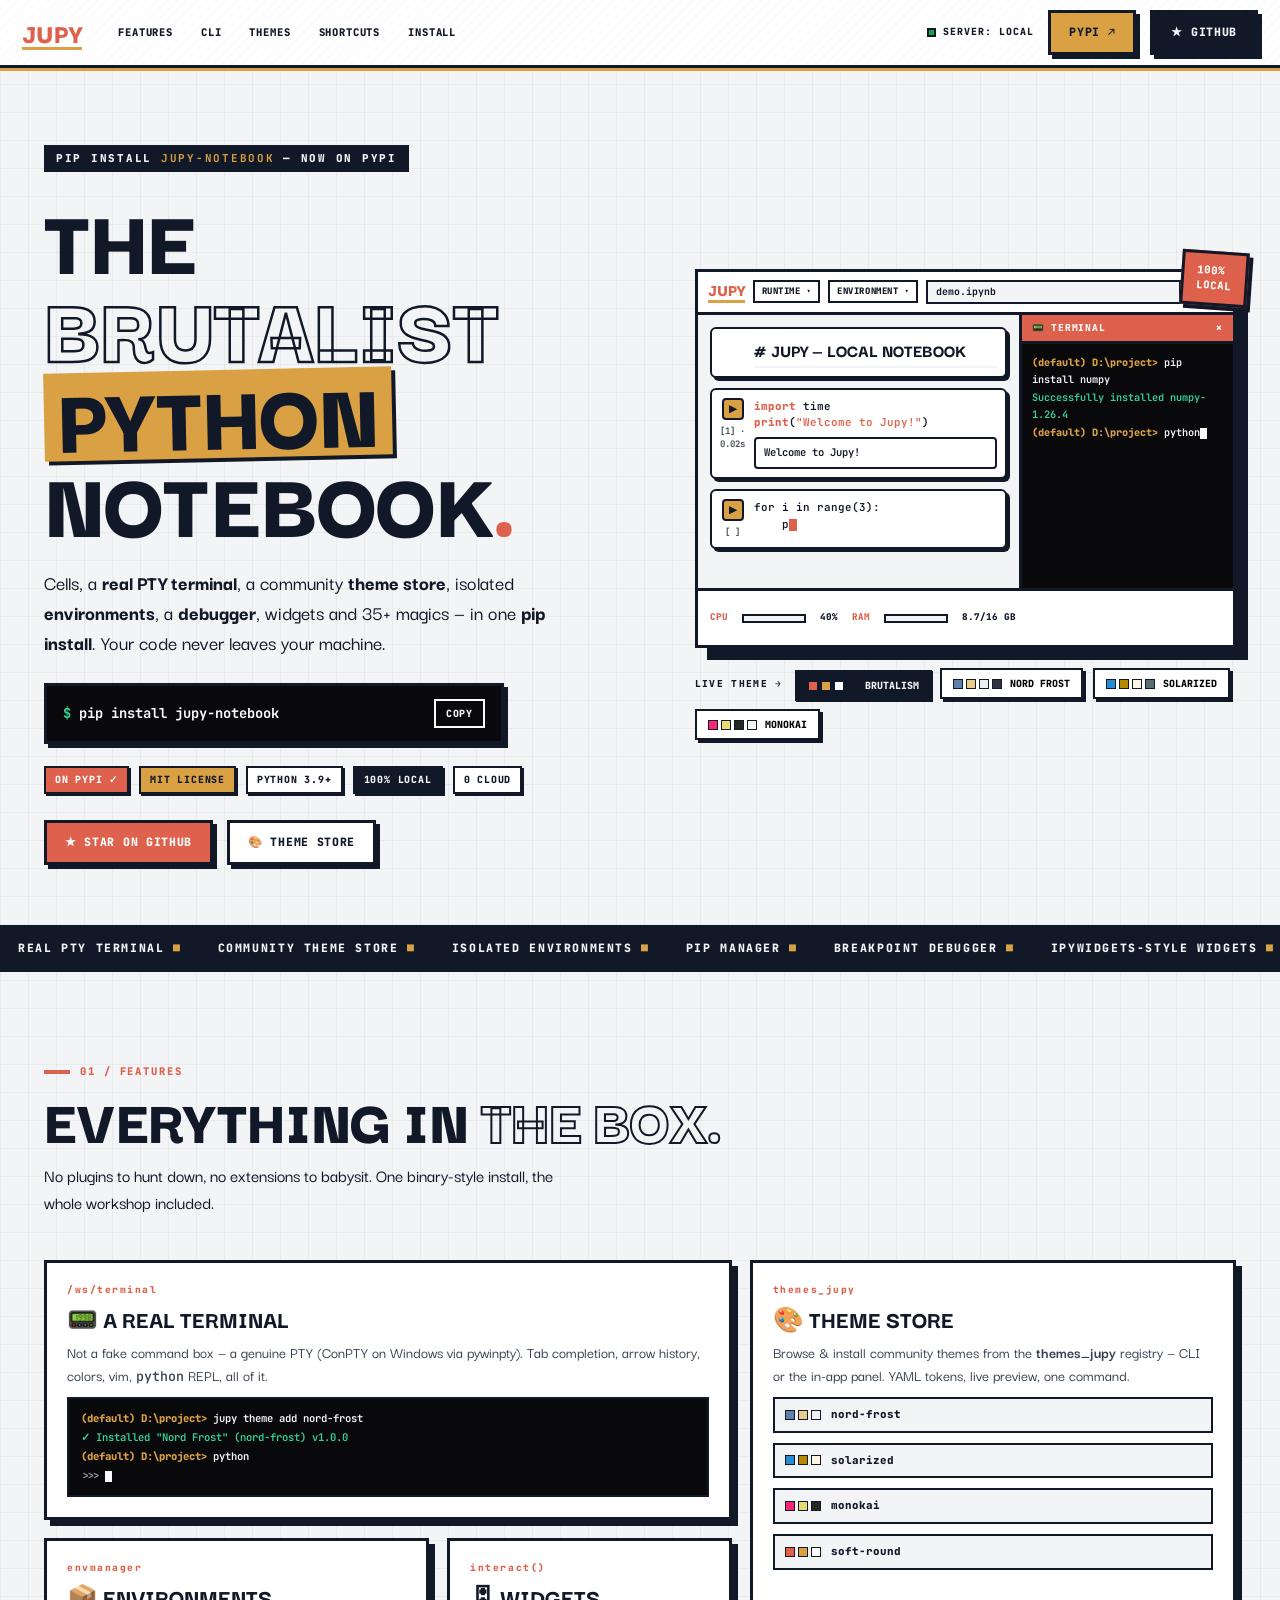
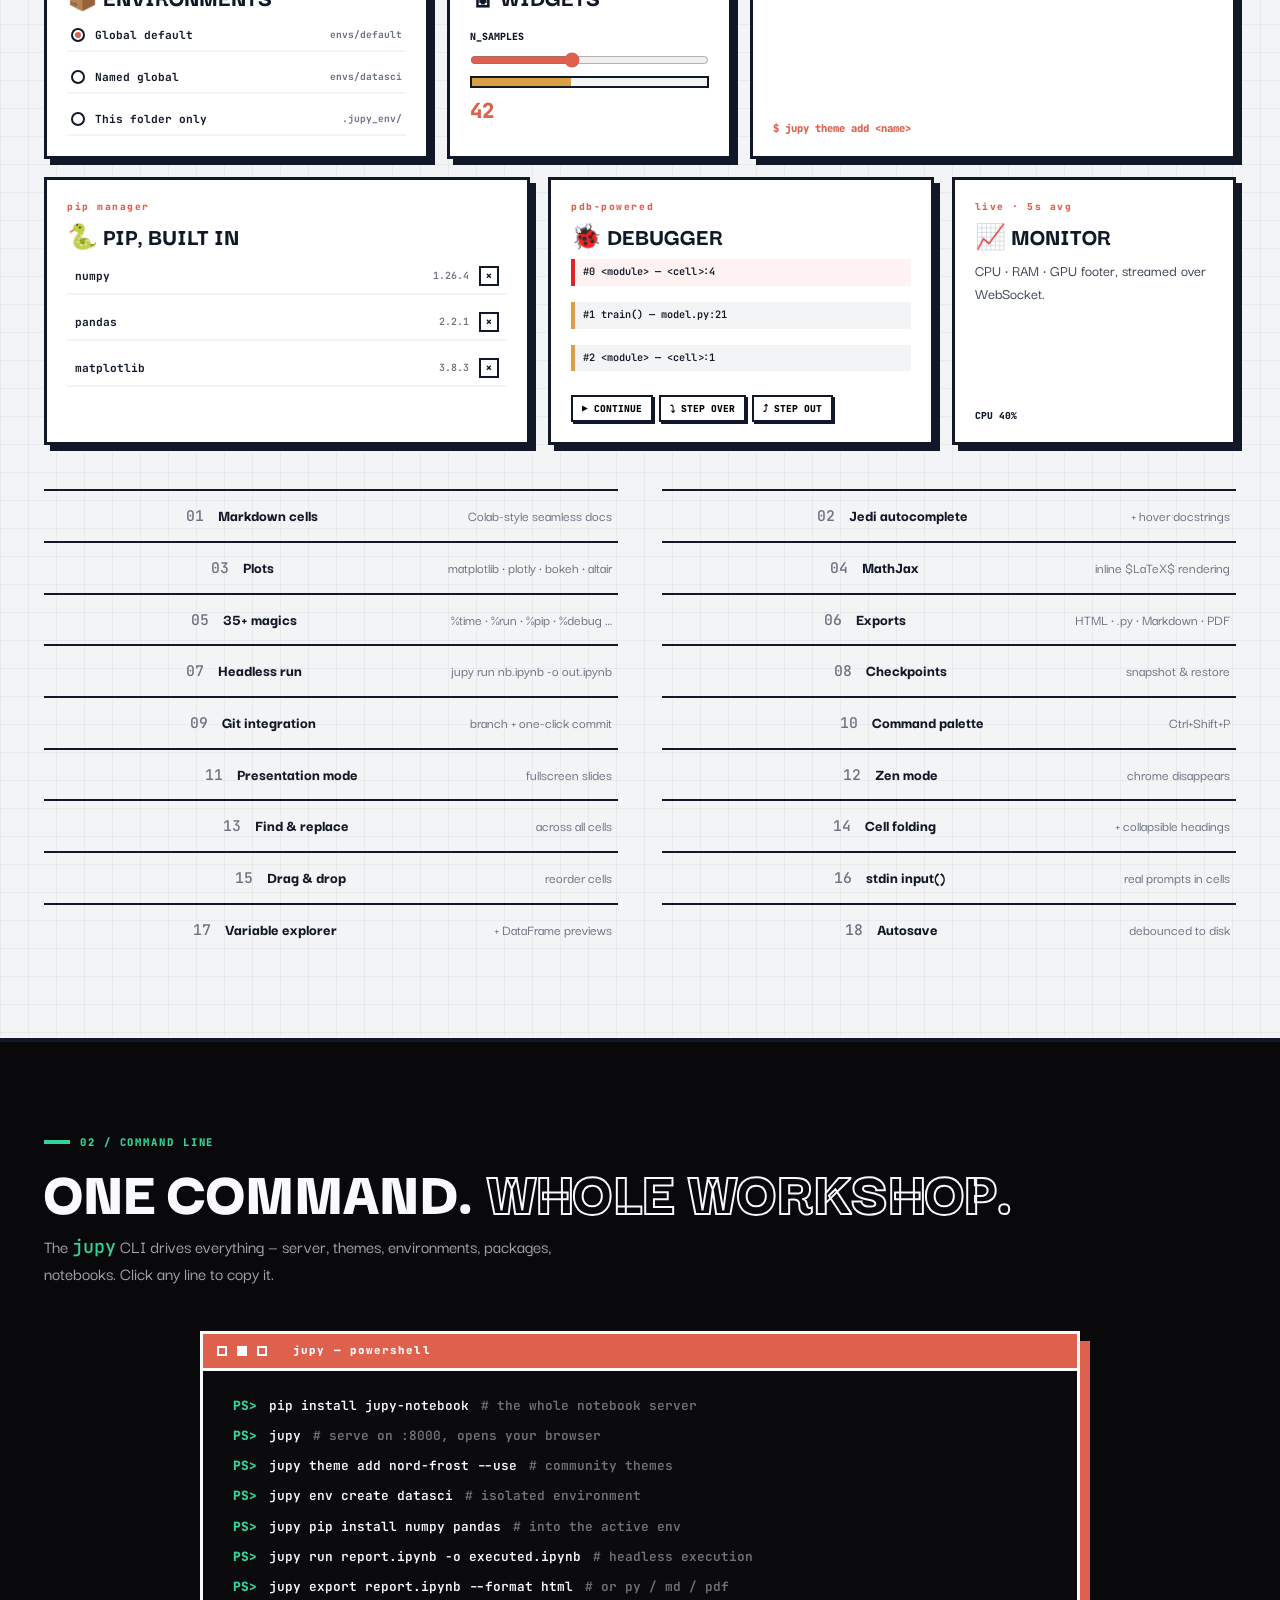
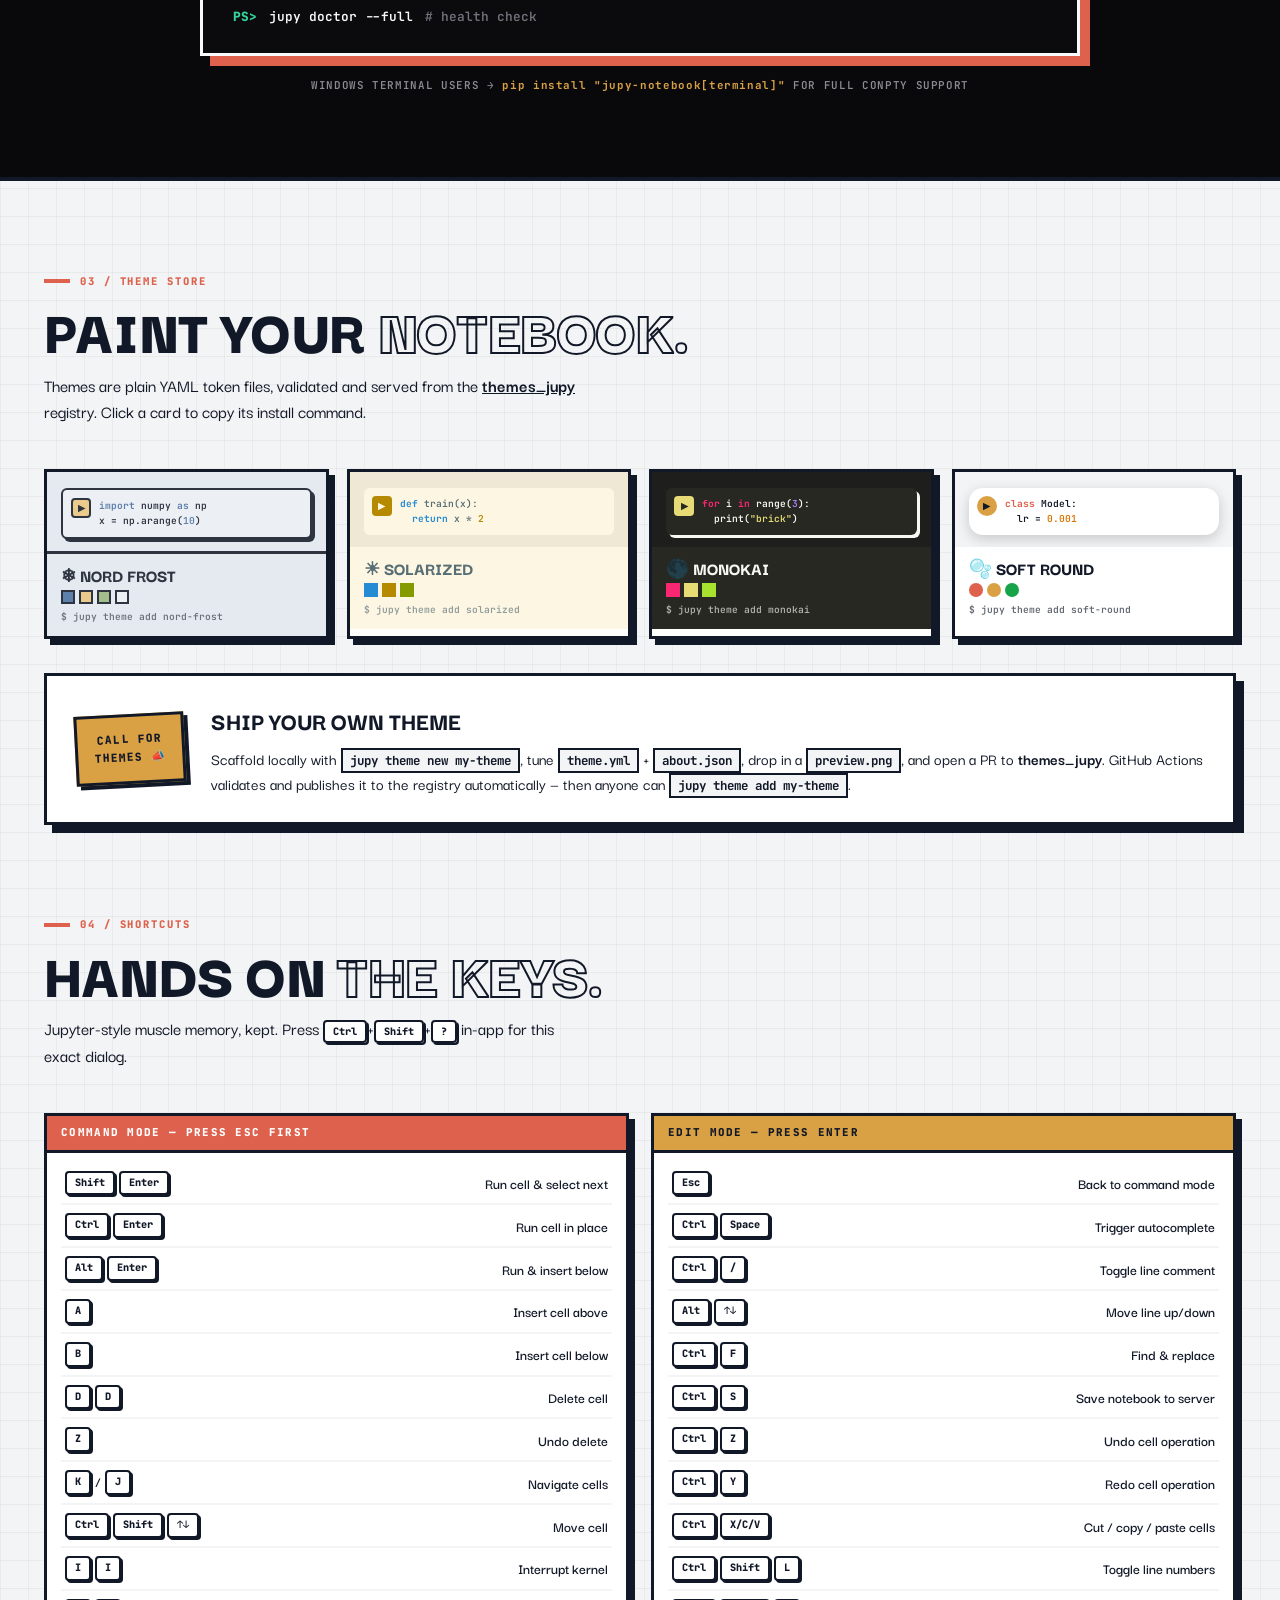
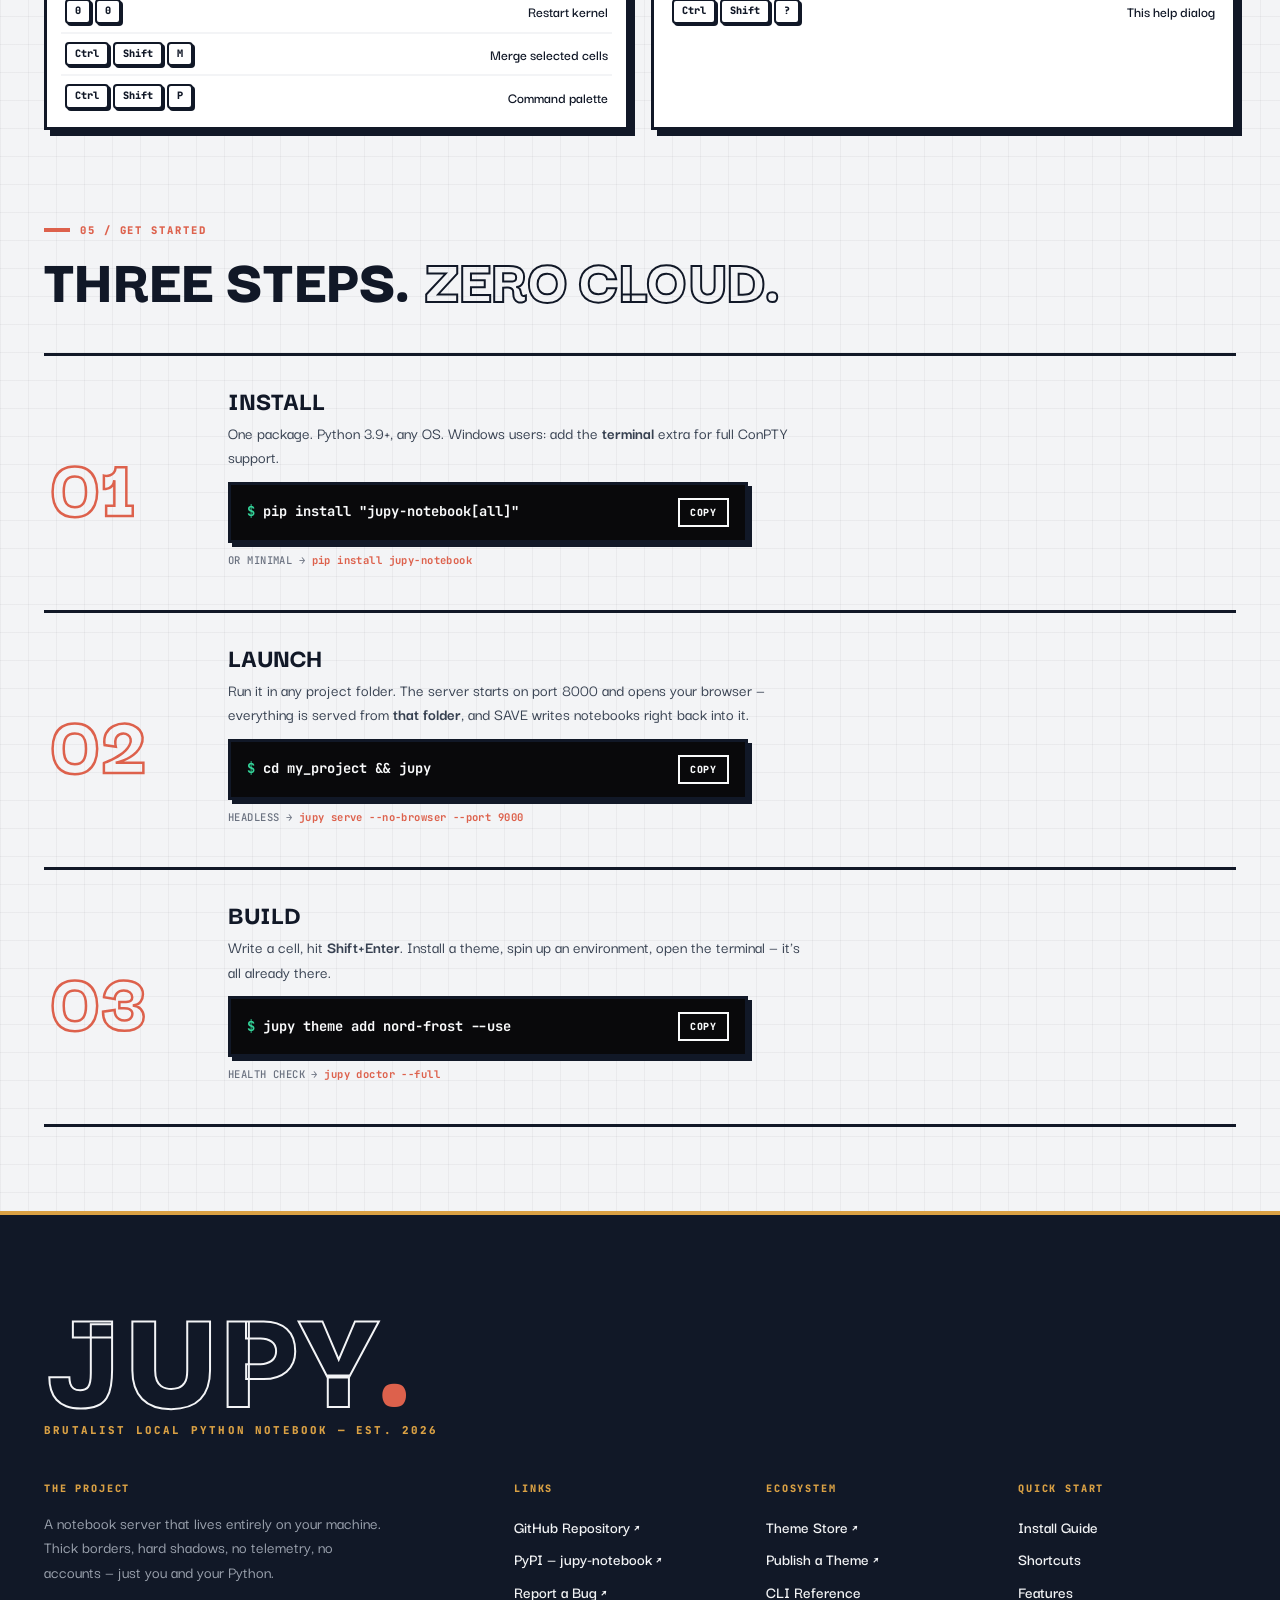
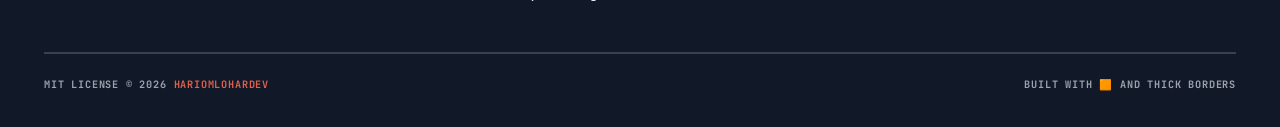
<file: docs/index.html>
<!DOCTYPE html>
<html lang="en">
<head>
<meta charset="UTF-8" />
<meta name="viewport" content="width=device-width, initial-scale=1.0" />
<title>Jupy — The Brutalist Local Python Notebook</title>
<meta name="description" content="Jupy: a brutalist, 100% local Python notebook server with a real terminal, community theme store, environments, pip manager, debugger and widgets. One pip install." />
<link rel="icon" href="data:image/svg+xml,%3Csvg xmlns='http://www.w3.org/2000/svg' viewBox='0 0 32 32'%3E%3Crect width='32' height='32' fill='%23DD614C'/%3E%3Crect x='2' y='2' width='28' height='28' fill='none' stroke='%23111827' stroke-width='3'/%3E%3Ctext x='16' y='24' font-size='20' font-family='monospace' font-weight='bold' text-anchor='middle' fill='%23fff'%3EJ%3C/text%3E%3C/svg%3E" />
<link rel="preconnect" href="https://fonts.googleapis.com" />
<link rel="preconnect" href="https://fonts.gstatic.com" crossorigin />
<link href="https://fonts.googleapis.com/css2?family=Darker+Grotesque:wght@500;600;700;800;900&family=JetBrains+Mono:wght@400;500;700;800&display=swap" rel="stylesheet" />
<style>
/* ============================================================
   JUPY LANDING — Brutalism Design System
   ============================================================ */
:root{
  --primary:#DD614C; --secondary:#DAA144; --success:#16A34A; --warning:#D97706; --danger:#DC2626;
  --surface:#FFFFFF; --text:#111827; --well:#F3F4F6; --muted:#6B7280;
  --term-bg:#09090B; --term-fg:#F9FAFB; --term-accent:#34D399;
  --font-display:"Darker Grotesque",sans-serif;
  --font-mono:"JetBrains Mono",monospace;
  --sh-sm:2px 2px 0 var(--text); --sh:4px 4px 0 var(--text); --sh-lg:7px 7px 0 var(--text);
}
*{box-sizing:border-box;margin:0;padding:0}
html{scroll-behavior:smooth}
body{
  font-family:var(--font-display); font-size:1.05rem; font-weight:600; line-height:1.45;
  color:var(--text); background:var(--well);
  background-image:
    linear-gradient(rgba(17,24,39,.045) 1px, transparent 1px),
    linear-gradient(90deg, rgba(17,24,39,.045) 1px, transparent 1px);
  background-size:28px 28px;
}
::selection{background:var(--secondary);color:var(--text)}
a{color:inherit}
img{max-width:100%}
.wrap{max-width:1240px;margin:0 auto;padding:0 24px}
.mono{font-family:var(--font-mono)}

/* ---------- buttons / chips ---------- */
.btn{
  display:inline-flex;align-items:center;gap:8px;cursor:pointer;text-decoration:none;
  font-family:var(--font-mono);font-size:.72rem;font-weight:800;letter-spacing:.06em;
  border:3px solid var(--text);padding:11px 18px;background:var(--surface);color:var(--text);
  box-shadow:var(--sh);transition:transform .12s ease, box-shadow .12s ease, background .12s ease;
  user-select:none;
}
.btn:hover{transform:translate(-2px,-2px);box-shadow:6px 6px 0 var(--text)}
.btn:active{transform:translate(2px,2px);box-shadow:0 0 0 var(--text)}
.btn-ochre{background:var(--secondary)}
.btn-terra{background:var(--primary);color:#fff}
.btn-terra:hover{background:#c9503c}
.btn-dark{background:var(--text);color:var(--well)}
.btn-dark:hover{background:#000}
.stamp{
  display:inline-block;font-family:var(--font-mono);font-size:.62rem;font-weight:800;letter-spacing:.08em;
  border:2px solid var(--text);background:var(--surface);padding:5px 9px;box-shadow:var(--sh-sm);
}
.stamp.terra{background:var(--primary);color:#fff}
.stamp.ochre{background:var(--secondary)}
.stamp.dark{background:var(--text);color:var(--well)}

/* ---------- topbar ---------- */
.topbar{
  position:sticky;top:0;z-index:100;display:flex;align-items:center;gap:14px;
  padding:10px 22px;background:var(--surface);border-bottom:3px solid var(--text);
  box-shadow:0 3px 0 var(--secondary);transition:box-shadow .2s;
  background-image:repeating-linear-gradient(-45deg, transparent 0 6px, rgba(0,0,0,.022) 6px 7px);
}
.topbar.scrolled{box-shadow:0 3px 0 var(--secondary), 0 10px 24px rgba(17,24,39,.14)}
.brand{font-weight:900;font-size:1.75rem;line-height:1;color:var(--primary);position:relative;text-decoration:none;letter-spacing:.01em}
.brand::after{content:"";position:absolute;left:0;right:0;bottom:-4px;height:3px;background:var(--secondary)}
.nav-links{display:flex;gap:4px;margin-left:10px}
.nav-links a{
  font-family:var(--font-mono);font-size:.66rem;font-weight:800;letter-spacing:.08em;text-decoration:none;
  padding:7px 10px;border:2px solid transparent;transition:all .12s;
}
.nav-links a:hover{border-color:var(--text);background:var(--well);box-shadow:var(--sh-sm);transform:translate(-1px,-1px)}
.topbar .spacer{flex:1}
.led{width:9px;height:9px;border:2px solid var(--text);background:var(--success);display:inline-block;animation:breathe 2.4s ease-in-out infinite}
@keyframes breathe{0%,100%{transform:scale(1)}50%{transform:scale(1.35)}}
.status-mini{display:flex;align-items:center;gap:7px;font-family:var(--font-mono);font-size:.62rem;font-weight:800;letter-spacing:.1em}

/* ---------- opening ---------- */
.opening{display:grid;grid-template-columns:1.05fr .95fr;gap:52px;align-items:center;padding:76px 0 60px}
.kicker{
  display:inline-block;font-family:var(--font-mono);font-size:.68rem;font-weight:800;letter-spacing:.16em;
  background:var(--text);color:var(--well);padding:6px 12px;margin-bottom:22px;
}
.kicker b{color:var(--secondary)}
h1{
  font-weight:900;text-transform:uppercase;line-height:.9;letter-spacing:-.01em;
  font-size:clamp(3.4rem,7.6vw,6.8rem);margin-bottom:22px;
}
h1 .outline{color:transparent;-webkit-text-stroke:2.5px var(--text)}
h1 .hl{display:inline-block;background:var(--secondary);padding:0 .14em;box-shadow:var(--sh);transform:rotate(-1.2deg)}
h1 .dot{color:var(--primary)}
.lede{font-size:1.3rem;font-weight:500;max-width:46ch;margin-bottom:26px}
.lede b{font-weight:800}
.install-chip{
  display:flex;align-items:center;gap:14px;background:var(--term-bg);color:var(--term-fg);
  border:3px solid var(--text);box-shadow:var(--sh);padding:13px 16px;max-width:460px;margin-bottom:22px;
}
.install-chip code{font-family:var(--font-mono);font-size:.86rem;font-weight:700;flex:1;white-space:nowrap;overflow:hidden;text-overflow:ellipsis}
.install-chip .p{color:var(--term-accent)}
.copy-btn{
  cursor:pointer;font-family:var(--font-mono);font-size:.62rem;font-weight:800;letter-spacing:.08em;
  border:2px solid var(--term-fg);background:transparent;color:var(--term-fg);padding:6px 10px;transition:all .12s;
}
.copy-btn:hover{background:var(--secondary);color:var(--text);border-color:var(--secondary)}
.copy-btn.copied{background:var(--term-accent);color:var(--term-bg);border-color:var(--term-accent)}
.stamps{display:flex;gap:10px;flex-wrap:wrap;margin-bottom:26px}
.cta-row{display:flex;gap:14px;flex-wrap:wrap}

/* ---------- mockup ---------- */
.mockup-wrap{position:relative}
.stamp-badge{
  position:absolute;top:-18px;right:-12px;z-index:5;transform:rotate(4deg);
  background:var(--primary);color:#fff;font-family:var(--font-mono);font-size:.66rem;font-weight:800;letter-spacing:.1em;
  border:3px solid var(--text);box-shadow:var(--sh);padding:9px 13px;
}
.mockup{
  /* theme-able vars (default = Jupy Brutalism) */
  --m-primary:#DD614C; --m-secondary:#DAA144; --m-surface:#FFFFFF; --m-text:#111827;
  --m-well:#F3F4F6; --m-border:#111827; --m-radius:6px;
  border:3px solid var(--text);background:var(--m-well);box-shadow:12px 12px 0 var(--text);
  transition:background .3s;
}
.mockup[data-theme="nord"]{--m-primary:#5E81AC;--m-secondary:#EBCB8B;--m-surface:#ECEFF4;--m-text:#2E3440;--m-well:#E5E9F0;--m-border:#2E3440}
.mockup[data-theme="solarized"]{--m-primary:#268bd2;--m-secondary:#b58900;--m-surface:#fdf6e3;--m-text:#586e75;--m-well:#eee8d5;--m-border:#586e75}
.mockup[data-theme="monokai"]{--m-primary:#F92672;--m-secondary:#E6DB74;--m-surface:#272822;--m-text:#F8F8F2;--m-well:#1e1f1c;--m-border:#F8F8F2}
.mock-top{
  display:flex;align-items:center;gap:8px;padding:8px 10px;background:var(--m-surface);
  border-bottom:3px solid var(--m-border);flex-wrap:wrap;
}
.mock-brand{font-weight:900;font-size:1.1rem;color:var(--m-primary);line-height:1;border-bottom:3px solid var(--m-secondary);padding-bottom:1px}
.mock-menu{
  font-family:var(--font-mono);font-size:.56rem;font-weight:800;letter-spacing:.06em;
  border:2px solid var(--m-border);background:var(--m-surface);color:var(--m-text);padding:3px 7px;
}
.mock-file{
  font-family:var(--font-mono);font-size:.62rem;font-weight:700;border:2px solid var(--m-border);
  background:var(--m-well);color:var(--m-text);padding:3px 8px;flex:1;min-width:90px;
}
.mock-status{display:flex;align-items:center;gap:5px;font-family:var(--font-mono);font-size:.56rem;font-weight:800;color:var(--m-text)}
.mock-status .led{border-color:var(--m-border)}
.mock-body{display:grid;grid-template-columns:1.5fr 1fr;min-height:330px}
.mock-cells{padding:12px;display:flex;flex-direction:column;gap:10px}
.mock-cell{
  display:flex;gap:8px;background:var(--m-surface);border:2px solid var(--m-border);
  border-radius:var(--m-radius);padding:8px;box-shadow:3px 3px 0 var(--m-border);
}
.mc-gutter{display:flex;flex-direction:column;align-items:center;gap:5px;width:26px;flex-shrink:0}
.mc-run{
  width:22px;height:22px;border:2px solid var(--m-border);background:var(--m-secondary);color:var(--m-text);
  font-size:.6rem;font-weight:800;cursor:default;display:flex;align-items:center;justify-content:center;
  border-radius:4px;
}
.mc-run.running{background:var(--m-primary);color:#fff}
.mc-count{font-family:var(--font-mono);font-size:.56rem;font-weight:700;color:var(--m-text);opacity:.75}
.mc-body{flex:1;min-width:0}
.mc-code{font-family:var(--font-mono);font-size:.68rem;line-height:1.5;color:var(--m-text);white-space:pre-wrap;word-break:break-word}
.mc-code .kw{color:var(--m-primary);font-weight:800}
.mc-md{font-weight:800;font-size:1.15rem;color:var(--m-text);border-bottom:2px solid var(--m-well);padding-bottom:2px}
.mc-out{
  margin-top:7px;font-family:var(--font-mono);font-size:.66rem;line-height:1.5;white-space:pre-wrap;
  border:2px solid var(--m-border);background:var(--m-surface);color:var(--m-text);padding:6px 8px;border-radius:4px;
}
.cursor{display:inline-block;width:8px;height:1.05em;background:var(--m-primary);vertical-align:text-bottom;animation:blink 1s steps(1) infinite}
@keyframes blink{50%{opacity:0}}
.mock-term{background:var(--term-bg);border-left:3px solid var(--m-border);display:flex;flex-direction:column}
.mock-term-head{
  padding:6px 10px;background:var(--m-primary);color:#fff;font-family:var(--font-mono);
  font-size:.6rem;font-weight:800;letter-spacing:.08em;border-bottom:3px solid var(--m-border);
  display:flex;justify-content:space-between;
}
.mock-term-body{flex:1;padding:10px;font-family:var(--font-mono);font-size:.64rem;line-height:1.7;color:var(--term-fg);overflow:hidden}
.t-prompt{color:var(--secondary);font-weight:800}
.t-cmd{color:var(--term-fg)}
.t-out{color:#A1A1AA}
.t-ok{color:var(--term-accent)}
.t-cursor{display:inline-block;width:7px;height:1em;background:var(--term-fg);vertical-align:text-bottom;animation:blink 1s steps(1) infinite}
.mock-sys{
  grid-column:1/-1;display:flex;align-items:center;gap:14px;padding:7px 12px;background:var(--m-surface);
  border-top:3px solid var(--m-border);font-family:var(--font-mono);font-size:.58rem;font-weight:800;color:var(--m-text);
}
.sys-track{width:64px;height:9px;border:2px solid var(--m-border);background:var(--m-well);overflow:hidden}
.sys-fill{height:100%;background:var(--m-primary);transition:width 1.2s ease-out}
.sys-fill.ochre{background:var(--m-secondary)}
.theme-chips{display:flex;gap:10px;margin-top:20px;flex-wrap:wrap;align-items:center}
.chip-label{font-family:var(--font-mono);font-size:.6rem;font-weight:800;letter-spacing:.14em}
.theme-chip{
  cursor:pointer;display:inline-flex;align-items:center;gap:8px;font-family:var(--font-mono);font-size:.62rem;font-weight:800;
  border:2px solid var(--text);background:var(--surface);padding:7px 11px;box-shadow:3px 3px 0 var(--text);
  transition:all .12s;
}
.theme-chip:hover{transform:translate(-1px,-1px);box-shadow:4px 4px 0 var(--text)}
.theme-chip.active{background:var(--text);color:var(--well);transform:translate(2px,2px);box-shadow:1px 1px 0 var(--text)}
.dots{display:flex;gap:3px}
.dots i{width:10px;height:10px;border:1.5px solid var(--text);display:inline-block}

/* ---------- ticker ---------- */
.ticker{background:var(--text);border-top:3px solid var(--text);border-bottom:3px solid var(--text);overflow:hidden;padding:12px 0}
.ticker-track{display:flex;width:max-content;animation:tick 30s linear infinite}
.ticker:hover .ticker-track{animation-play-state:paused}
.ticker span{
  font-family:var(--font-mono);font-size:.72rem;font-weight:800;letter-spacing:.14em;color:var(--well);
  padding:0 18px;white-space:nowrap;
}
.ticker b{color:var(--secondary)}
@keyframes tick{to{transform:translateX(-50%)}}

/* ---------- sections ---------- */
section{padding:84px 0}
.sec-head{margin-bottom:44px}
.sec-kicker{
  display:inline-flex;align-items:center;gap:10px;font-family:var(--font-mono);font-size:.66rem;font-weight:800;
  letter-spacing:.18em;color:var(--primary);margin-bottom:10px;
}
.sec-kicker::before{content:"";width:26px;height:4px;background:var(--primary)}
h2{font-weight:900;text-transform:uppercase;line-height:.95;font-size:clamp(2.4rem,5vw,4rem);letter-spacing:-.01em}
h2 .soft{color:transparent;-webkit-text-stroke:2px var(--text)}
.sec-sub{font-size:1.15rem;font-weight:500;max-width:60ch;margin-top:12px}

/* ---------- bento ---------- */
.bento{display:grid;grid-template-columns:repeat(12,1fr);gap:18px}
.tile{
  border:3px solid var(--text);background:var(--surface);box-shadow:6px 6px 0 var(--text);
  padding:20px;position:relative;transition:transform .15s ease, box-shadow .15s ease;
  display:flex;flex-direction:column;gap:10px;
}
.tile:hover{transform:translate(-3px,-3px);box-shadow:9px 9px 0 var(--text)}
.tile .tag{font-family:var(--font-mono);font-size:.6rem;font-weight:800;letter-spacing:.16em;color:var(--primary)}
.tile h3{font-weight:800;font-size:1.55rem;line-height:1;text-transform:uppercase}
.tile p{font-weight:500;font-size:.98rem;color:#374151}
.t-term{grid-column:span 7}
.t-themes{grid-column:span 5;grid-row:span 2}
.t-env{grid-column:span 4}
.t-widget{grid-column:span 3}
.t-pip{grid-column:span 5}
.t-dbg{grid-column:span 4}
.t-monitor{grid-column:span 3}
.mini-term{background:var(--term-bg);color:var(--term-fg);border:2px solid var(--text);padding:10px 12px;font-family:var(--font-mono);font-size:.66rem;line-height:1.8;flex:1}
.mini-term .t-prompt{color:var(--secondary)}
.swatch-row{display:flex;align-items:center;gap:10px;border:2px solid var(--text);padding:8px 10px;background:var(--well);transition:transform .12s;font-family:var(--font-mono);font-size:.68rem;font-weight:800}
.swatch-row:hover{transform:translateX(5px);background:var(--secondary)}
.swatch-row .dots i{border-color:var(--text)}
.env-row{display:flex;align-items:center;gap:10px;padding:7px 4px;border-bottom:2px solid var(--well);font-family:var(--font-mono);font-size:.7rem;font-weight:700}
.radio{width:14px;height:14px;border:2px solid var(--text);border-radius:50%;position:relative;flex-shrink:0}
.radio.on::after{content:"";position:absolute;inset:2px;background:var(--primary);border-radius:50%}
.pkg-row{display:flex;align-items:center;gap:10px;padding:7px 8px;border-bottom:2px solid var(--well);font-family:var(--font-mono);font-size:.7rem}
.pkg-row b{flex:1}
.pkg-row .v{color:var(--muted);font-size:.62rem}
.pkg-x{border:2px solid var(--text);background:var(--surface);width:20px;height:20px;font-size:.6rem;font-weight:800;display:flex;align-items:center;justify-content:center;cursor:pointer;transition:all .1s}
.pkg-x:hover{background:var(--danger);color:#fff}
.dbg-row{font-family:var(--font-mono);font-size:.64rem;padding:6px 8px;border-left:4px solid var(--secondary);background:var(--well);margin-bottom:6px}
.dbg-row.hot{border-left-color:var(--danger);background:#FEF2F2}
.dbg-btns{display:flex;gap:6px;margin-top:8px}
.dbg-btn{font-family:var(--font-mono);font-size:.6rem;font-weight:800;border:2px solid var(--text);background:var(--surface);padding:5px 9px;cursor:pointer;box-shadow:var(--sh-sm);transition:all .1s}
.dbg-btn:hover{background:var(--secondary);transform:translate(-1px,-1px);box-shadow:3px 3px 0 var(--text)}
.dbg-btn:active{transform:translate(1px,1px);box-shadow:0 0 0 var(--text)}
.widget-demo{display:flex;flex-direction:column;gap:8px;flex:1;justify-content:center}
.widget-demo label{font-family:var(--font-mono);font-size:.62rem;font-weight:800}
.widget-demo input[type=range]{width:100%;accent-color:var(--primary)}
.widget-val{font-family:var(--font-mono);font-size:1.3rem;font-weight:800;color:var(--primary)}
.widget-bar{height:12px;border:2px solid var(--text);background:var(--well)}
.widget-bar-fill{height:100%;background:var(--secondary);transition:width .1s}

/* ---------- spec sheet ---------- */
.spec{display:grid;grid-template-columns:1fr 1fr;gap:0 44px;margin-top:44px}
.spec-row{display:flex;align-items:baseline;gap:14px;border-top:2px solid var(--text);padding:13px 6px;transition:all .12s}
.spec-row:hover{background:var(--surface);transform:translateX(5px)}
.spec-num{font-family:var(--font-mono);font-size:.68rem;font-weight:800;color:var(--primary);flex-shrink:0}
.spec-row b{font-weight:800;font-size:1.02rem}
.spec-row span{font-weight:500;color:var(--muted);font-size:.92rem;margin-left:auto;text-align:right}

/* ---------- CLI dark section ---------- */
.dark-sec{background:var(--term-bg);color:var(--term-fg);border-top:4px solid var(--text);border-bottom:4px solid var(--text)}
.dark-sec .sec-kicker{color:var(--term-accent)}
.dark-sec .sec-kicker::before{background:var(--term-accent)}
.dark-sec h2 .soft{-webkit-text-stroke-color:var(--term-fg)}
.dark-sec .sec-sub{color:#A1A1AA}
.term-win{max-width:880px;margin:44px auto 0;border:3px solid var(--term-fg);box-shadow:10px 10px 0 var(--primary);background:#0B0B0E}
.term-win-head{display:flex;align-items:center;gap:10px;background:var(--primary);color:#fff;padding:9px 14px;border-bottom:3px solid var(--term-fg);font-family:var(--font-mono);font-size:.68rem;font-weight:800;letter-spacing:.1em}
.term-win-head .sq{width:10px;height:10px;border:2px solid #fff;display:inline-block}
.term-win-body{padding:20px 22px;font-family:var(--font-mono);font-size:.8rem;line-height:2.05}
.cmd-line{display:flex;gap:12px;align-items:baseline;padding:2px 8px;cursor:copy;transition:background .1s;position:relative}
.cmd-line:hover{background:#1C1C22}
.cmd-line .p{color:var(--term-accent);font-weight:800;flex-shrink:0}
.cmd-line .c{color:#71717A}
.cmd-line .g{color:#8B8B93;flex-shrink:0;opacity:0;transition:opacity .1s;font-size:.66rem}
.cmd-line:hover .g{opacity:1}
.cli-note{max-width:880px;margin:22px auto 0;font-family:var(--font-mono);font-size:.68rem;color:#8B8B93;text-align:center;letter-spacing:.06em}
.cli-note b{color:var(--secondary)}

/* ---------- theme store ---------- */
.theme-grid{display:grid;grid-template-columns:repeat(4,1fr);gap:18px;margin-top:40px}
.theme-card{border:3px solid var(--text);box-shadow:6px 6px 0 var(--text);cursor:copy;transition:transform .15s, box-shadow .15s;background:var(--tc-bg,#fff);overflow:hidden}
.theme-card:hover{transform:translate(-3px,-3px) rotate(-.5deg);box-shadow:9px 9px 0 var(--text)}
.tc-preview{padding:16px 14px 12px;border-bottom:3px solid var(--tc-border)}
.tc-cell{background:var(--tc-surface);border:2px solid var(--tc-border);border-radius:var(--tc-radius,6px);padding:8px;display:flex;gap:8px;box-shadow:3px 3px 0 var(--tc-border)}
.tc-run{width:20px;height:20px;flex-shrink:0;background:var(--tc-acc2);border:2px solid var(--tc-border);border-radius:var(--tc-radius,4px);display:flex;align-items:center;justify-content:center;font-size:.55rem;font-weight:800;color:var(--tc-border)}
.tc-code{font-family:var(--font-mono);font-size:.6rem;line-height:1.6;color:var(--tc-text)}
.tc-code b{color:var(--tc-acc1)}
.tc-meta{padding:12px 14px;display:flex;flex-direction:column;gap:6px}
.tc-name{font-weight:800;font-size:1.15rem;text-transform:uppercase;color:var(--tc-text);line-height:1}
.tc-cmd{font-family:var(--font-mono);font-size:.6rem;color:var(--tc-text);opacity:.65}
.tc-dots{display:flex;gap:4px}
.tc-dots i{width:14px;height:14px;border:2px solid var(--tc-border)}
.publish{
  margin-top:34px;border:3px solid var(--text);background:var(--surface);box-shadow:8px 8px 0 var(--text);
  padding:26px 28px;display:grid;grid-template-columns:auto 1fr;gap:26px;align-items:center;
}
.publish-badge{background:var(--secondary);border:3px solid var(--text);font-family:var(--font-mono);font-weight:800;font-size:.7rem;letter-spacing:.1em;padding:14px 16px;transform:rotate(-3deg);box-shadow:var(--sh);text-align:center;line-height:1.6}
.publish h3{font-weight:800;font-size:1.6rem;text-transform:uppercase;margin-bottom:8px}
.publish code{font-family:var(--font-mono);font-size:.78rem;background:var(--well);border:2px solid var(--text);padding:2px 7px;font-weight:700}
.publish p{font-weight:500}

/* ---------- shortcuts ---------- */
.sc-grid{display:grid;grid-template-columns:1fr 1fr;gap:22px;margin-top:40px}
.sc-panel{border:3px solid var(--text);background:var(--surface);box-shadow:6px 6px 0 var(--text)}
.sc-panel-head{background:var(--primary);color:#fff;padding:9px 14px;font-family:var(--font-mono);font-size:.68rem;font-weight:800;letter-spacing:.12em;border-bottom:3px solid var(--text)}
.sc-panel.alt .sc-panel-head{background:var(--secondary);color:var(--text)}
.sc-body{padding:10px 14px}
.sc-row{display:flex;align-items:center;justify-content:space-between;gap:12px;padding:8px 4px;border-bottom:2px solid var(--well);transition:background .1s}
.sc-row:last-child{border-bottom:none}
.sc-row:hover{background:var(--well)}
.sc-keys{display:flex;gap:4px;flex-wrap:wrap}
kbd{
  font-family:var(--font-mono);font-size:.64rem;font-weight:800;border:2px solid var(--text);background:var(--surface);
  padding:3px 8px;box-shadow:var(--sh-sm);border-radius:4px;white-space:nowrap;
}
.sc-row span{font-weight:600;font-size:.95rem;text-align:right}

/* ---------- install steps ---------- */
.steps{margin-top:44px}
.step{display:grid;grid-template-columns:150px 1fr;gap:28px;border-top:3px solid var(--text);padding:30px 6px;align-items:center;transition:background .15s}
.step:last-child{border-bottom:3px solid var(--text)}
.step:hover{background:var(--surface)}
.step-num{font-weight:900;font-size:5.4rem;line-height:1;color:transparent;-webkit-text-stroke:2.5px var(--primary)}
.step h3{font-weight:800;font-size:1.7rem;text-transform:uppercase;line-height:1;margin-bottom:8px}
.step p{font-weight:500;color:#374151;margin-bottom:12px;max-width:64ch}
.step .install-chip{margin:0;max-width:520px}
.step .mini{font-family:var(--font-mono);font-size:.66rem;color:var(--muted);margin-top:10px;letter-spacing:.04em}
.step .mini b{color:var(--primary)}

/* ---------- footer ---------- */
footer{background:var(--text);color:var(--well);padding:70px 0 34px;border-top:4px solid var(--secondary)}
.foot-word{font-weight:900;font-size:clamp(4.5rem,13vw,9.5rem);line-height:.85;color:transparent;-webkit-text-stroke:2px var(--well);text-transform:uppercase;letter-spacing:.02em;margin-bottom:8px}
.foot-word em{font-style:normal;color:var(--primary);-webkit-text-stroke:0}
.foot-tag{font-family:var(--font-mono);font-size:.68rem;font-weight:800;letter-spacing:.2em;color:var(--secondary);margin-bottom:44px}
.foot-grid{display:grid;grid-template-columns:2fr 1fr 1fr 1fr;gap:34px;padding-bottom:44px;border-bottom:2px solid #374151}
.foot-grid h4{font-family:var(--font-mono);font-size:.64rem;font-weight:800;letter-spacing:.18em;color:var(--secondary);margin-bottom:14px}
.foot-grid a{display:block;text-decoration:none;font-weight:600;padding:4px 0;transition:all .1s}
.foot-grid a:hover{color:var(--secondary);transform:translateX(5px)}
.foot-about{font-weight:500;color:#9CA3AF;max-width:38ch}
.foot-bottom{display:flex;justify-content:space-between;gap:14px;flex-wrap:wrap;padding-top:24px;font-family:var(--font-mono);font-size:.64rem;font-weight:700;letter-spacing:.08em;color:#9CA3AF}
.foot-bottom b{color:var(--primary)}

/* ---------- toast ---------- */
#toast{
  position:fixed;left:18px;bottom:18px;z-index:999;background:var(--secondary);color:var(--text);
  border:3px solid var(--text);box-shadow:var(--sh);font-family:var(--font-mono);font-size:.7rem;font-weight:800;
  letter-spacing:.06em;padding:12px 16px;max-width:74vw;
  transform:translateY(90px);opacity:0;transition:transform .25s cubic-bezier(.2,.9,.3,1.3), opacity .25s;
  pointer-events:none;
}
#toast.show{transform:none;opacity:1}

/* ---------- reveals ---------- */
.reveal{opacity:0;transform:translateY(26px);transition:opacity .6s cubic-bezier(.2,.7,.2,1), transform .6s cubic-bezier(.2,.7,.2,1);transition-delay:var(--d,0s)}
.reveal.in{opacity:1;transform:none}

/* ---------- responsive ---------- */
@media (max-width:1020px){
  .opening{grid-template-columns:1fr;padding-top:52px}
  .t-term,.t-themes,.t-env,.t-widget,.t-pip,.t-dbg,.t-monitor{grid-column:span 12;grid-row:auto}
  .theme-grid{grid-template-columns:1fr 1fr}
  .spec{grid-template-columns:1fr}
  .sc-grid{grid-template-columns:1fr}
  .foot-grid{grid-template-columns:1fr 1fr}
  .publish{grid-template-columns:1fr}
  .nav-links{display:none}
  .step{grid-template-columns:1fr;gap:8px}
  .step-num{font-size:3.4rem}
}
@media (max-width:620px){
  .theme-grid{grid-template-columns:1fr}
  .mock-body{grid-template-columns:1fr}
  .mock-term{border-left:none;border-top:3px solid var(--m-border);min-height:170px}
  .status-mini{display:none}
}
@media (prefers-reduced-motion:reduce){
  *,*::before,*::after{animation-duration:.01ms !important;transition-duration:.01ms !important}
  .ticker-track{animation:none}
  html{scroll-behavior:auto}
}
</style>
</head>
<body>

<!-- ================= TOPBAR ================= -->
<header class="topbar" id="topbar">
  <a class="brand" href="#top">JUPY</a>
  <nav class="nav-links">
    <a href="#features">FEATURES</a>
    <a href="#cli">CLI</a>
    <a href="#themes">THEMES</a>
    <a href="#shortcuts">SHORTCUTS</a>
    <a href="#install">INSTALL</a>
  </nav>
  <div class="spacer"></div>
  <span class="status-mini"><span class="led"></span> SERVER: LOCAL</span>
  <a class="btn btn-ochre" href="https://pypi.org/project/jupy-notebook/" target="_blank" rel="noopener">PYPI ↗</a>
  <a class="btn btn-dark" href="https://github.com/hariomlohardev/pkg_jupy" target="_blank" rel="noopener">★ GITHUB</a>
</header>

<main id="top">

  <!-- ================= OPENING ================= -->
  <div class="wrap">
    <div class="opening">
      <div class="reveal in">
        <span class="kicker">PIP INSTALL <b>JUPY-NOTEBOOK</b> — NOW ON PYPI</span>
        <h1>THE <span class="outline">BRUTALIST</span><br /><span class="hl">PYTHON</span> NOTEBOOK<span class="dot">.</span></h1>
        <p class="lede">Cells, a <b>real PTY terminal</b>, a community <b>theme store</b>, isolated <b>environments</b>, a <b>debugger</b>, widgets and 35+ magics — in one <b>pip install</b>. Your code never leaves your machine.</p>
        <div class="install-chip">
          <code><span class="p">$</span> pip install jupy-notebook</code>
          <button class="copy-btn" data-copy="pip install jupy-notebook">COPY</button>
        </div>
        <div class="stamps">
          <span class="stamp terra">ON PYPI ✓</span>
          <span class="stamp ochre">MIT LICENSE</span>
          <span class="stamp">PYTHON 3.9+</span>
          <span class="stamp dark">100% LOCAL</span>
          <span class="stamp">0 CLOUD</span>
        </div>
        <div class="cta-row">
          <a class="btn btn-terra" href="https://github.com/hariomlohardev/pkg_jupy" target="_blank" rel="noopener">★ STAR ON GITHUB</a>
          <a class="btn" href="https://github.com/hariomlohardev/themes_jupy" target="_blank" rel="noopener">🎨 THEME STORE</a>
        </div>
      </div>

      <!-- live mockup -->
      <div class="mockup-wrap reveal in" style="--d:.15s">
        <div class="stamp-badge">100%<br />LOCAL</div>
        <div class="mockup" id="mockup">
          <div class="mock-top">
            <span class="mock-brand">JUPY</span>
            <span class="mock-menu">RUNTIME ▾</span>
            <span class="mock-menu">ENVIRONMENT ▾</span>
            <span class="mock-file">demo.ipynb</span>
            <span class="mock-status"><span class="led"></span> IDLE</span>
          </div>
          <div class="mock-body">
            <div class="mock-cells">
              <div class="mock-cell">
                <div class="mc-gutter"></div>
                <div class="mc-body"><div class="mc-md"># JUPY — LOCAL NOTEBOOK</div></div>
              </div>
              <div class="mock-cell">
                <div class="mc-gutter"><span class="mc-run">▶</span><span class="mc-count">[1] · 0.02s</span></div>
                <div class="mc-body">
                  <pre class="mc-code"><span class="kw">import</span> time
<span class="kw">print</span>(<span style="color:var(--m-primary)">"Welcome to Jupy!"</span>)</pre>
                  <div class="mc-out">Welcome to Jupy!</div>
                </div>
              </div>
              <div class="mock-cell">
                <div class="mc-gutter"><span class="mc-run" id="anim-run">▶</span><span class="mc-count" id="anim-count">[ ]</span></div>
                <div class="mc-body">
                  <pre class="mc-code"><span id="type-target"></span><span class="cursor"></span></pre>
                  <div class="mc-out" id="anim-output" hidden></div>
                </div>
              </div>
            </div>
            <div class="mock-term">
              <div class="mock-term-head"><span>📟 TERMINAL</span><span>✕</span></div>
              <div class="mock-term-body" id="term-body"></div>
            </div>
            <div class="mock-sys">
              <span style="color:var(--m-primary)">CPU</span>
              <span class="sys-track"><span class="sys-fill" id="cpu-fill" style="width:34%"></span></span>
              <span id="cpu-val">34%</span>
              <span style="color:var(--m-primary)">RAM</span>
              <span class="sys-track"><span class="sys-fill ochre" id="ram-fill" style="width:52%"></span></span>
              <span id="ram-val">8.3/16 GB</span>
            </div>
          </div>
        </div>
        <div class="theme-chips">
          <span class="chip-label">LIVE THEME →</span>
          <button class="theme-chip active" data-theme="" data-slug="default"><span class="dots"><i style="background:#DD614C"></i><i style="background:#DAA144"></i><i style="background:#fff"></i><i style="background:#111827"></i></span>BRUTALISM</button>
          <button class="theme-chip" data-theme="nord" data-slug="nord-frost"><span class="dots"><i style="background:#5E81AC"></i><i style="background:#EBCB8B"></i><i style="background:#ECEFF4"></i><i style="background:#2E3440"></i></span>NORD FROST</button>
          <button class="theme-chip" data-theme="solarized" data-slug="solarized"><span class="dots"><i style="background:#268bd2"></i><i style="background:#b58900"></i><i style="background:#fdf6e3"></i><i style="background:#586e75"></i></span>SOLARIZED</button>
          <button class="theme-chip" data-theme="monokai" data-slug="monokai"><span class="dots"><i style="background:#F92672"></i><i style="background:#E6DB74"></i><i style="background:#272822"></i><i style="background:#F8F8F2"></i></span>MONOKAI</button>
        </div>
      </div>
    </div>
  </div>

  <!-- ================= TICKER ================= -->
  <div class="ticker" aria-hidden="true">
    <div class="ticker-track" id="ticker-track">
      <span>REAL PTY TERMINAL <b>■</b></span><span>COMMUNITY THEME STORE <b>■</b></span><span>ISOLATED ENVIRONMENTS <b>■</b></span><span>PIP MANAGER <b>■</b></span><span>BREAKPOINT DEBUGGER <b>■</b></span><span>IPYWIDGETS-STYLE WIDGETS <b>■</b></span><span>35+ MAGICS <b>■</b></span><span>JEDI AUTOCOMPLETE <b>■</b></span><span>EXPORT HTML / PY / MD / PDF <b>■</b></span><span>GIT INTEGRATION <b>■</b></span><span>CHECKPOINTS <b>■</b></span><span>CPU · RAM · GPU MONITOR <b>■</b></span><span>COMMAND PALETTE <b>■</b></span><span>100% LOCAL <b>■</b></span>
    </div>
  </div>

  <!-- ================= FEATURES ================= -->
  <section id="features">
    <div class="wrap">
      <div class="sec-head reveal">
        <span class="sec-kicker">01 / FEATURES</span>
        <h2>EVERYTHING IN <span class="soft">THE BOX.</span></h2>
        <p class="sec-sub">No plugins to hunt down, no extensions to babysit. One binary-style install, the whole workshop included.</p>
      </div>

      <div class="bento">
        <div class="tile t-term reveal">
          <span class="tag">/ws/terminal</span>
          <h3>📟 A Real Terminal</h3>
          <p>Not a fake command box — a genuine PTY (ConPTY on Windows via pywinpty). Tab completion, arrow history, colors, vim, <code class="mono" style="font-size:.85em">python</code> REPL, all of it.</p>
          <div class="mini-term">
            <div><span class="t-prompt">(default) D:\project&gt;</span> <span class="t-cmd">jupy theme add nord-frost</span></div>
            <div><span class="t-ok">✓ Installed "Nord Frost" (nord-frost) v1.0.0</span></div>
            <div><span class="t-prompt">(default) D:\project&gt;</span> <span class="t-cmd">python</span></div>
            <div><span class="t-out">&gt;&gt;&gt; </span><span class="t-cursor"></span></div>
          </div>
        </div>

        <div class="tile t-themes reveal" style="--d:.08s">
          <span class="tag">themes_jupy</span>
          <h3>🎨 Theme Store</h3>
          <p>Browse &amp; install community themes from the <b>themes_jupy</b> registry — CLI or the in-app panel. YAML tokens, live preview, one command.</p>
          <div class="swatch-row"><span class="dots"><i style="background:#5E81AC"></i><i style="background:#EBCB8B"></i><i style="background:#ECEFF4"></i></span>nord-frost</div>
          <div class="swatch-row"><span class="dots"><i style="background:#268bd2"></i><i style="background:#b58900"></i><i style="background:#fdf6e3"></i></span>solarized</div>
          <div class="swatch-row"><span class="dots"><i style="background:#F92672"></i><i style="background:#E6DB74"></i><i style="background:#272822"></i></span>monokai</div>
          <div class="swatch-row"><span class="dots"><i style="background:#DD614C"></i><i style="background:#DAA144"></i><i style="background:#fff"></i></span>soft-round</div>
          <p class="mono" style="font-size:.66rem;font-weight:800;color:var(--primary);margin-top:auto">$ jupy theme add &lt;name&gt;</p>
        </div>

        <div class="tile t-env reveal">
          <span class="tag">envmanager</span>
          <h3>📦 Environments</h3>
          <div class="env-row"><span class="radio on"></span> Global default <span class="mono" style="margin-left:auto;font-size:.6rem;color:var(--muted)">envs/default</span></div>
          <div class="env-row"><span class="radio"></span> Named global <span class="mono" style="margin-left:auto;font-size:.6rem;color:var(--muted)">envs/datasci</span></div>
          <div class="env-row"><span class="radio"></span> This folder only <span class="mono" style="margin-left:auto;font-size:.6rem;color:var(--muted)">.jupy_env/</span></div>
        </div>

        <div class="tile t-widget reveal" style="--d:.08s">
          <span class="tag">interact()</span>
          <h3>🎛 Widgets</h3>
          <div class="widget-demo">
            <label>N_SAMPLES</label>
            <input type="range" id="w-slider" min="0" max="100" value="42" />
            <div class="widget-bar"><div class="widget-bar-fill" id="w-fill" style="width:42%"></div></div>
            <div class="widget-val" id="w-val">42</div>
          </div>
        </div>

        <div class="tile t-pip reveal">
          <span class="tag">pip manager</span>
          <h3>🐍 Pip, Built In</h3>
          <div class="pkg-row"><b>numpy</b><span class="v">1.26.4</span><span class="pkg-x">✕</span></div>
          <div class="pkg-row"><b>pandas</b><span class="v">2.2.1</span><span class="pkg-x">✕</span></div>
          <div class="pkg-row"><b>matplotlib</b><span class="v">3.8.3</span><span class="pkg-x">✕</span></div>
        </div>

        <div class="tile t-dbg reveal" style="--d:.08s">
          <span class="tag">pdb-powered</span>
          <h3>🐞 Debugger</h3>
          <div class="dbg-row hot">#0 &lt;module&gt; — &lt;cell&gt;:4</div>
          <div class="dbg-row">#1 train() — model.py:21</div>
          <div class="dbg-row">#2 &lt;module&gt; — &lt;cell&gt;:1</div>
          <div class="dbg-btns">
            <button class="dbg-btn">▶ CONTINUE</button>
            <button class="dbg-btn">⤵ STEP OVER</button>
            <button class="dbg-btn">⤴ STEP OUT</button>
          </div>
        </div>

        <div class="tile t-monitor reveal" style="--d:.16s">
          <span class="tag">live · 5s avg</span>
          <h3>📈 Monitor</h3>
          <p>CPU · RAM · GPU footer, streamed over WebSocket.</p>
          <div style="margin-top:auto">
            <div class="sys-track" style="width:100%;height:14px"><div class="sys-fill" id="tile-cpu" style="width:41%"></div></div>
            <div class="mono" style="font-size:.6rem;font-weight:800;margin-top:6px" id="tile-cpu-val">CPU 41%</div>
          </div>
        </div>
      </div>

      <!-- spec sheet -->
      <div class="spec reveal">
        <div class="spec-row"><span class="spec-num">01</span><b>Markdown cells</b><span>Colab-style seamless docs</span></div>
        <div class="spec-row"><span class="spec-num">02</span><b>Jedi autocomplete</b><span>+ hover docstrings</span></div>
        <div class="spec-row"><span class="spec-num">03</span><b>Plots</b><span>matplotlib · plotly · bokeh · altair</span></div>
        <div class="spec-row"><span class="spec-num">04</span><b>MathJax</b><span>inline $LaTeX$ rendering</span></div>
        <div class="spec-row"><span class="spec-num">05</span><b>35+ magics</b><span>%time · %run · %pip · %debug …</span></div>
        <div class="spec-row"><span class="spec-num">06</span><b>Exports</b><span>HTML · .py · Markdown · PDF</span></div>
        <div class="spec-row"><span class="spec-num">07</span><b>Headless run</b><span>jupy run nb.ipynb -o out.ipynb</span></div>
        <div class="spec-row"><span class="spec-num">08</span><b>Checkpoints</b><span>snapshot &amp; restore</span></div>
        <div class="spec-row"><span class="spec-num">09</span><b>Git integration</b><span>branch + one-click commit</span></div>
        <div class="spec-row"><span class="spec-num">10</span><b>Command palette</b><span>Ctrl+Shift+P</span></div>
        <div class="spec-row"><span class="spec-num">11</span><b>Presentation mode</b><span>fullscreen slides</span></div>
        <div class="spec-row"><span class="spec-num">12</span><b>Zen mode</b><span>chrome disappears</span></div>
        <div class="spec-row"><span class="spec-num">13</span><b>Find &amp; replace</b><span>across all cells</span></div>
        <div class="spec-row"><span class="spec-num">14</span><b>Cell folding</b><span>+ collapsible headings</span></div>
        <div class="spec-row"><span class="spec-num">15</span><b>Drag &amp; drop</b><span>reorder cells</span></div>
        <div class="spec-row"><span class="spec-num">16</span><b>stdin input()</b><span>real prompts in cells</span></div>
        <div class="spec-row"><span class="spec-num">17</span><b>Variable explorer</b><span>+ DataFrame previews</span></div>
        <div class="spec-row"><span class="spec-num">18</span><b>Autosave</b><span>debounced to disk</span></div>
      </div>
    </div>
  </section>

  <!-- ================= CLI ================= -->
  <section class="dark-sec" id="cli">
    <div class="wrap">
      <div class="sec-head reveal">
        <span class="sec-kicker">02 / COMMAND LINE</span>
        <h2 style="color:var(--term-fg)">ONE COMMAND. <span class="soft">WHOLE WORKSHOP.</span></h2>
        <p class="sec-sub">The <span class="mono" style="color:var(--term-accent)">jupy</span> CLI drives everything — server, themes, environments, packages, notebooks. Click any line to copy it.</p>
      </div>
      <div class="term-win reveal">
        <div class="term-win-head"><span class="sq"></span><span class="sq" style="background:#fff"></span><span class="sq"></span>&nbsp; jupy — powershell</div>
        <div class="term-win-body">
          <div class="cmd-line" data-copy="pip install jupy-notebook"><span class="p">PS&gt;</span> pip install jupy-notebook <span class="c"># the whole notebook server</span><span class="g">⧉ copy</span></div>
          <div class="cmd-line" data-copy="jupy"><span class="p">PS&gt;</span> jupy <span class="c"># serve on :8000, opens your browser</span><span class="g">⧉ copy</span></div>
          <div class="cmd-line" data-copy="jupy theme add nord-frost --use"><span class="p">PS&gt;</span> jupy theme add nord-frost --use <span class="c"># community themes</span><span class="g">⧉ copy</span></div>
          <div class="cmd-line" data-copy="jupy env create datasci"><span class="p">PS&gt;</span> jupy env create datasci <span class="c"># isolated environment</span><span class="g">⧉ copy</span></div>
          <div class="cmd-line" data-copy="jupy pip install numpy pandas"><span class="p">PS&gt;</span> jupy pip install numpy pandas <span class="c"># into the active env</span><span class="g">⧉ copy</span></div>
          <div class="cmd-line" data-copy="jupy run report.ipynb -o executed.ipynb"><span class="p">PS&gt;</span> jupy run report.ipynb -o executed.ipynb <span class="c"># headless execution</span><span class="g">⧉ copy</span></div>
          <div class="cmd-line" data-copy="jupy export report.ipynb --format html"><span class="p">PS&gt;</span> jupy export report.ipynb --format html <span class="c"># or py / md / pdf</span><span class="g">⧉ copy</span></div>
          <div class="cmd-line" data-copy="jupy doctor --full"><span class="p">PS&gt;</span> jupy doctor --full <span class="c"># health check</span><span class="g">⧉ copy</span></div>
        </div>
      </div>
      <p class="cli-note reveal">WINDOWS TERMINAL USERS → <b>pip install "jupy-notebook[terminal]"</b> FOR FULL CONPTY SUPPORT</p>
    </div>
  </section>

  <!-- ================= THEMES ================= -->
  <section id="themes">
    <div class="wrap">
      <div class="sec-head reveal">
        <span class="sec-kicker">03 / THEME STORE</span>
        <h2>PAINT YOUR <span class="soft">NOTEBOOK.</span></h2>
        <p class="sec-sub">Themes are plain YAML token files, validated and served from the <a href="https://github.com/hariomlohardev/themes_jupy" target="_blank" rel="noopener"><b>themes_jupy</b></a> registry. Click a card to copy its install command.</p>
      </div>

      <div class="theme-grid">
        <div class="theme-card reveal" data-copy="jupy theme add nord-frost" style="--tc-bg:#E5E9F0;--tc-surface:#ECEFF4;--tc-text:#2E3440;--tc-border:#2E3440;--tc-acc1:#5E81AC;--tc-acc2:#EBCB8B">
          <div class="tc-preview"><div class="tc-cell"><span class="tc-run">▶</span><pre class="tc-code"><b>import</b> numpy <b>as</b> np
x = np.arange(<span style="color:#5E81AC">10</span>)</pre></div></div>
          <div class="tc-meta">
            <span class="tc-name">❄ Nord Frost</span>
            <span class="tc-dots"><i style="background:#5E81AC"></i><i style="background:#EBCB8B"></i><i style="background:#A3BE8C"></i><i style="background:#ECEFF4"></i></span>
            <span class="tc-cmd">$ jupy theme add nord-frost</span>
          </div>
        </div>
        <div class="theme-card reveal" style="--d:.07s" data-copy="jupy theme add solarized" style="--tc-bg:#eee8d5;--tc-surface:#fdf6e3;--tc-text:#586e75;--tc-border:#586e75;--tc-acc1:#268bd2;--tc-acc2:#b58900">
          <div class="tc-preview" style="background:#eee8d5"><div class="tc-cell" style="background:#fdf6e3;border-color:#586e75"><span class="tc-run" style="background:#b58900;border-color:#586e75;color:#fdf6e3">▶</span><pre class="tc-code" style="color:#586e75"><b style="color:#268bd2">def</b> train(x):
  <b style="color:#268bd2">return</b> x * <span style="color:#b58900">2</span></pre></div></div>
          <div class="tc-meta" style="background:#fdf6e3">
            <span class="tc-name" style="color:#586e75">☀ Solarized</span>
            <span class="tc-dots"><i style="background:#268bd2;border-color:#586e75"></i><i style="background:#b58900;border-color:#586e75"></i><i style="background:#859900;border-color:#586e75"></i><i style="background:#fdf6e3;border-color:#586e75"></i></span>
            <span class="tc-cmd" style="color:#586e75">$ jupy theme add solarized</span>
          </div>
        </div>
        <div class="theme-card reveal" style="--d:.14s" data-copy="jupy theme add monokai">
          <div class="tc-preview" style="background:#1e1f1c"><div class="tc-cell" style="background:#272822;border-color:#F8F8F2;box-shadow:3px 3px 0 #F8F8F2"><span class="tc-run" style="background:#E6DB74;border-color:#F8F8F2;color:#272822">▶</span><pre class="tc-code" style="color:#F8F8F2"><b style="color:#F92672">for</b> i <b style="color:#F92672">in</b> range(<span style="color:#AE81FF">3</span>):
  print(<span style="color:#E6DB74">"brick"</span>)</pre></div></div>
          <div class="tc-meta" style="background:#272822">
            <span class="tc-name" style="color:#F8F8F2">🌑 Monokai</span>
            <span class="tc-dots"><i style="background:#F92672;border-color:#F8F8F2"></i><i style="background:#E6DB74;border-color:#F8F8F2"></i><i style="background:#A6E22E;border-color:#F8F8F2"></i><i style="background:#272822;border-color:#F8F8F2"></i></span>
            <span class="tc-cmd" style="color:#F8F8F2">$ jupy theme add monokai</span>
          </div>
        </div>
        <div class="theme-card reveal" style="--d:.21s" data-copy="jupy theme add soft-round" style="--tc-radius:14px">
          <div class="tc-preview" style="background:#F3F4F6"><div class="tc-cell" style="background:#fff;border-color:#E5E7EB;border-radius:14px;box-shadow:0 4px 14px rgba(0,0,0,.18)"><span class="tc-run" style="background:#DAA144;border-color:#E5E7EB;border-radius:50%">▶</span><pre class="tc-code" style="color:#111827"><b style="color:#DD614C">class</b> Model:
  lr = <span style="color:#D97706">0.001</span></pre></div></div>
          <div class="tc-meta" style="background:#fff">
            <span class="tc-name" style="color:#111827">🫧 Soft Round</span>
            <span class="tc-dots"><i style="background:#DD614C;border-color:#111827;border-radius:50%"></i><i style="background:#DAA144;border-color:#111827;border-radius:50%"></i><i style="background:#16A34A;border-color:#111827;border-radius:50%"></i><i style="background:#fff;border-color:#111827;border-radius:50%"></i></span>
            <span class="tc-cmd" style="color:#111827">$ jupy theme add soft-round</span>
          </div>
        </div>
      </div>

      <div class="publish reveal">
        <div class="publish-badge">CALL FOR<br />THEMES 📣</div>
        <div>
          <h3>Ship your own theme</h3>
          <p>Scaffold locally with <code>jupy theme new my-theme</code>, tune <code>theme.yml</code> + <code>about.json</code>, drop in a <code>preview.png</code>, and open a PR to <b>themes_jupy</b>. GitHub Actions validates and publishes it to the registry automatically — then anyone can <code>jupy theme add my-theme</code>.</p>
        </div>
      </div>
    </div>
  </section>

  <!-- ================= SHORTCUTS ================= -->
  <section id="shortcuts" style="padding-top:0">
    <div class="wrap">
      <div class="sec-head reveal">
        <span class="sec-kicker">04 / SHORTCUTS</span>
        <h2>HANDS ON <span class="soft">THE KEYS.</span></h2>
        <p class="sec-sub">Jupyter-style muscle memory, kept. Press <kbd>Ctrl</kbd>+<kbd>Shift</kbd>+<kbd>?</kbd> in-app for this exact dialog.</p>
      </div>
      <div class="sc-grid">
        <div class="sc-panel reveal">
          <div class="sc-panel-head">COMMAND MODE — PRESS ESC FIRST</div>
          <div class="sc-body">
            <div class="sc-row"><span class="sc-keys"><kbd>Shift</kbd><kbd>Enter</kbd></span><span>Run cell &amp; select next</span></div>
            <div class="sc-row"><span class="sc-keys"><kbd>Ctrl</kbd><kbd>Enter</kbd></span><span>Run cell in place</span></div>
            <div class="sc-row"><span class="sc-keys"><kbd>Alt</kbd><kbd>Enter</kbd></span><span>Run &amp; insert below</span></div>
            <div class="sc-row"><span class="sc-keys"><kbd>A</kbd></span><span>Insert cell above</span></div>
            <div class="sc-row"><span class="sc-keys"><kbd>B</kbd></span><span>Insert cell below</span></div>
            <div class="sc-row"><span class="sc-keys"><kbd>D</kbd><kbd>D</kbd></span><span>Delete cell</span></div>
            <div class="sc-row"><span class="sc-keys"><kbd>Z</kbd></span><span>Undo delete</span></div>
            <div class="sc-row"><span class="sc-keys"><kbd>K</kbd>/<kbd>J</kbd></span><span>Navigate cells</span></div>
            <div class="sc-row"><span class="sc-keys"><kbd>Ctrl</kbd><kbd>Shift</kbd><kbd>↑↓</kbd></span><span>Move cell</span></div>
            <div class="sc-row"><span class="sc-keys"><kbd>I</kbd><kbd>I</kbd></span><span>Interrupt kernel</span></div>
            <div class="sc-row"><span class="sc-keys"><kbd>0</kbd><kbd>0</kbd></span><span>Restart kernel</span></div>
            <div class="sc-row"><span class="sc-keys"><kbd>Ctrl</kbd><kbd>Shift</kbd><kbd>M</kbd></span><span>Merge selected cells</span></div>
            <div class="sc-row"><span class="sc-keys"><kbd>Ctrl</kbd><kbd>Shift</kbd><kbd>P</kbd></span><span>Command palette</span></div>
          </div>
        </div>
        <div class="sc-panel alt reveal" style="--d:.1s">
          <div class="sc-panel-head">EDIT MODE — PRESS ENTER</div>
          <div class="sc-body">
            <div class="sc-row"><span class="sc-keys"><kbd>Esc</kbd></span><span>Back to command mode</span></div>
            <div class="sc-row"><span class="sc-keys"><kbd>Ctrl</kbd><kbd>Space</kbd></span><span>Trigger autocomplete</span></div>
            <div class="sc-row"><span class="sc-keys"><kbd>Ctrl</kbd><kbd>/</kbd></span><span>Toggle line comment</span></div>
            <div class="sc-row"><span class="sc-keys"><kbd>Alt</kbd><kbd>↑↓</kbd></span><span>Move line up/down</span></div>
            <div class="sc-row"><span class="sc-keys"><kbd>Ctrl</kbd><kbd>F</kbd></span><span>Find &amp; replace</span></div>
            <div class="sc-row"><span class="sc-keys"><kbd>Ctrl</kbd><kbd>S</kbd></span><span>Save notebook to server</span></div>
            <div class="sc-row"><span class="sc-keys"><kbd>Ctrl</kbd><kbd>Z</kbd></span><span>Undo cell operation</span></div>
            <div class="sc-row"><span class="sc-keys"><kbd>Ctrl</kbd><kbd>Y</kbd></span><span>Redo cell operation</span></div>
            <div class="sc-row"><span class="sc-keys"><kbd>Ctrl</kbd><kbd>X/C/V</kbd></span><span>Cut / copy / paste cells</span></div>
            <div class="sc-row"><span class="sc-keys"><kbd>Ctrl</kbd><kbd>Shift</kbd><kbd>L</kbd></span><span>Toggle line numbers</span></div>
            <div class="sc-row"><span class="sc-keys"><kbd>Ctrl</kbd><kbd>Shift</kbd><kbd>?</kbd></span><span>This help dialog</span></div>
          </div>
        </div>
      </div>
    </div>
  </section>

  <!-- ================= INSTALL ================= -->
  <section id="install" style="padding-top:0">
    <div class="wrap">
      <div class="sec-head reveal">
        <span class="sec-kicker">05 / GET STARTED</span>
        <h2>THREE STEPS. <span class="soft">ZERO CLOUD.</span></h2>
      </div>
      <div class="steps">
        <div class="step reveal">
          <div class="step-num">01</div>
          <div>
            <h3>Install</h3>
            <p>One package. Python 3.9+, any OS. Windows users: add the <b>terminal</b> extra for full ConPTY support.</p>
            <div class="install-chip"><code><span class="p">$</span> pip install "jupy-notebook[all]"</code><button class="copy-btn" data-copy='pip install "jupy-notebook[all]"'>COPY</button></div>
            <p class="mini">OR MINIMAL → <b>pip install jupy-notebook</b></p>
          </div>
        </div>
        <div class="step reveal">
          <div class="step-num">02</div>
          <div>
            <h3>Launch</h3>
            <p>Run it in any project folder. The server starts on port 8000 and opens your browser — everything is served from <b>that folder</b>, and SAVE writes notebooks right back into it.</p>
            <div class="install-chip"><code><span class="p">$</span> cd my_project &amp;&amp; jupy</code><button class="copy-btn" data-copy="jupy">COPY</button></div>
            <p class="mini">HEADLESS → <b>jupy serve --no-browser --port 9000</b></p>
          </div>
        </div>
        <div class="step reveal">
          <div class="step-num">03</div>
          <div>
            <h3>Build</h3>
            <p>Write a cell, hit <b>Shift+Enter</b>. Install a theme, spin up an environment, open the terminal — it's all already there.</p>
            <div class="install-chip"><code><span class="p">$</span> jupy theme add nord-frost --use</code><button class="copy-btn" data-copy="jupy theme add nord-frost --use">COPY</button></div>
            <p class="mini">HEALTH CHECK → <b>jupy doctor --full</b></p>
          </div>
        </div>
      </div>
    </div>
  </section>
</main>

<!-- ================= FOOTER ================= -->
<footer>
  <div class="wrap">
    <div class="foot-word">JUPY<em>.</em></div>
    <div class="foot-tag">BRUTALIST LOCAL PYTHON NOTEBOOK — EST. 2026</div>
    <div class="foot-grid">
      <div>
        <h4>THE PROJECT</h4>
        <p class="foot-about">A notebook server that lives entirely on your machine. Thick borders, hard shadows, no telemetry, no accounts — just you and your Python.</p>
      </div>
      <div>
        <h4>LINKS</h4>
        <a href="https://github.com/hariomlohardev/pkg_jupy" target="_blank" rel="noopener">GitHub Repository ↗</a>
        <a href="https://pypi.org/project/jupy-notebook/" target="_blank" rel="noopener">PyPI — jupy-notebook ↗</a>
        <a href="https://github.com/hariomlohardev/pkg_jupy/issues" target="_blank" rel="noopener">Report a Bug ↗</a>
      </div>
      <div>
        <h4>ECOSYSTEM</h4>
        <a href="https://hariomlohardev.github.io/themes_jupy" target="_blank" rel="noopener">Theme Store ↗</a>
        <a href="https://hariomlohardev.github.io/themes_jupy/#/contribute" target="_blank" rel="noopener">Publish a Theme ↗</a>
        <a href="#cli">CLI Reference</a>
      </div>
      <div>
        <h4>QUICK START</h4>
        <a href="#install">Install Guide</a>
        <a href="#shortcuts">Shortcuts</a>
        <a href="#features">Features</a>
      </div>
    </div>
    <div class="foot-bottom">
      <span>MIT LICENSE © 2026 <b>HARIOMLOHARDEV</b></span>
      <span>BUILT WITH 🟧 AND THICK BORDERS</span>
    </div>
  </div>
</footer>

<div id="toast" role="status"></div>

<script>
/* ============================================================
   JUPY LANDING — living bits
   ============================================================ */
const $ = (s) => document.querySelector(s);
const sleep = (ms) => new Promise(r => setTimeout(r, ms));
const reduced = matchMedia('(prefers-reduced-motion: reduce)').matches;

/* ---------- toast ---------- */
let toastTimer = null;
function toast(msg) {
  const t = $('#toast');
  t.textContent = msg;
  t.classList.add('show');
  clearTimeout(toastTimer);
  toastTimer = setTimeout(() => t.classList.remove('show'), 2200);
}

/* ---------- copy anything with [data-copy] ---------- */
document.querySelectorAll('[data-copy]').forEach(el => {
  el.addEventListener('click', async () => {
    try { await navigator.clipboard.writeText(el.dataset.copy); } catch (e) {}
    toast('⧉ COPIED → ' + el.dataset.copy);
    if (el.classList.contains('copy-btn')) {
      const old = el.textContent;
      el.textContent = '✓ DONE'; el.classList.add('copied');
      setTimeout(() => { el.textContent = old; el.classList.remove('copied'); }, 1100);
    }
  });
});

/* ---------- topbar shadow ---------- */
addEventListener('scroll', () => $('#topbar').classList.toggle('scrolled', scrollY > 8), { passive: true });

/* ---------- scroll reveals ---------- */
const io = new IntersectionObserver((entries) => {
  entries.forEach(e => { if (e.isIntersecting) { e.target.classList.add('in'); io.unobserve(e.target); } });
}, { threshold: 0.12 });
document.querySelectorAll('.reveal').forEach(el => io.observe(el));

/* ---------- duplicate ticker for seamless loop ---------- */
const track = $('#ticker-track');
track.innerHTML += track.innerHTML;

/* ---------- theme chips (live mockup reskin) ---------- */
document.querySelectorAll('.theme-chip').forEach(ch => {
  ch.addEventListener('click', () => {
    document.querySelectorAll('.theme-chip').forEach(c => c.classList.remove('active'));
    ch.classList.add('active');
    $('#mockup').dataset.theme = ch.dataset.theme;
    toast(ch.dataset.slug === 'default'
      ? '↺ DEFAULT THEME RESTORED'
      : '🎨 THEME APPLIED — TRY: jupy theme add ' + ch.dataset.slug);
  });
});

/* ---------- widget slider demo ---------- */
const slider = $('#w-slider');
slider.addEventListener('input', () => {
  $('#w-val').textContent = slider.value;
  $('#w-fill').style.width = slider.value + '%';
});

/* ---------- mockup: typing cell loop ---------- */
async function typeLoop() {
  const target = $('#type-target'), out = $('#anim-output'),
        count = $('#anim-count'), run = $('#anim-run');
  const lines = ['for i in range(3):', "    print('brick #' + str(i))"];
  while (true) {
    target.textContent = ''; out.hidden = true; out.textContent = '';
    count.textContent = '[ ]'; run.textContent = '▶'; run.classList.remove('running');
    await sleep(900);
    for (const line of lines) {
      for (const ch of line) { target.textContent += ch; await sleep(30 + Math.random() * 50); }
      target.textContent += '\n'; await sleep(180);
    }
    await sleep(400);
    run.textContent = '⏹'; run.classList.add('running');
    await sleep(650);
    out.hidden = false;
    for (let i = 0; i < 3; i++) { out.textContent += 'brick #' + i + '\n'; await sleep(240); }
    count.textContent = '[2] · 0.03s';
    run.textContent = '▶'; run.classList.remove('running');
    await sleep(3400);
  }
}

/* ---------- mockup: terminal loop ---------- */
async function termLoop() {
  const body = $('#term-body');
  const seq = [
    ['cmd', 'pip install numpy'],
    ['ok',  'Successfully installed numpy-1.26.4'],
    ['cmd', 'python'],
    ['out', 'Python 3.12.4 (Jupy kernel)'],
    ['py',  "print('hello from the shell')"],
    ['ok',  'hello from the shell'],
    ['cmd', 'jupy theme browse'],
    ['ok',  'nord-frost · solarized · monokai'],
  ];
  const cursor = document.createElement('span');
  cursor.className = 't-cursor';
  function addLine(kind, text) {
    const div = document.createElement('div');
    if (kind === 'cmd') div.innerHTML = '<span class="t-prompt">(default) D:\\project&gt;</span> <span class="t-cmd"></span>';
    else if (kind === 'py') div.innerHTML = '<span class="t-prompt">&gt;&gt;&gt;</span> <span class="t-cmd"></span>';
    else div.innerHTML = '<span class="' + (kind === 'ok' ? 't-ok' : 't-out') + '"></span>';
    div.lastElementChild.textContent = text;
    while (body.children.length >= 9) body.removeChild(body.firstChild);
    body.appendChild(div);
    div.appendChild(cursor);
  }
  while (true) {
    for (const [kind, text] of seq) {
      addLine(kind, text);
      await sleep(kind === 'cmd' || kind === 'py' ? 1100 : 700);
    }
    await sleep(2600);
    body.innerHTML = ''; body.appendChild(cursor);
  }
}

/* ---------- system bars ---------- */
function clamp(v, a, b) { return Math.max(a, Math.min(b, v)); }
let cpu = 34, ram = 52;
setInterval(() => {
  cpu = clamp(cpu + (Math.random() * 16 - 8), 6, 97);
  ram = clamp(ram + (Math.random() * 8 - 4), 28, 90);
  const cf = $('#cpu-fill'), rf = $('#ram-fill'), tc = $('#tile-cpu');
  if (cf) cf.style.width = cpu + '%';
  if (rf) rf.style.width = ram + '%';
  if (tc) tc.style.width = cpu + '%';
  const cv = $('#cpu-val'), rv = $('#ram-val'), tv = $('#tile-cpu-val');
  if (cv) cv.textContent = Math.round(cpu) + '%';
  if (rv) rv.textContent = (ram * 0.16).toFixed(1) + '/16 GB';
  if (tv) tv.textContent = 'CPU ' + Math.round(cpu) + '%';
}, 1400);

/* ---------- kick off loops ---------- */
if (!reduced) {
  typeLoop();
  termLoop();
} else {
  $('#type-target').textContent = "for i in range(3):\n    print('brick #' + str(i))";
  const out = $('#anim-output');
  out.hidden = false; out.textContent = 'brick #0\nbrick #1\nbrick #2\n';
  $('#anim-count').textContent = '[2] · 0.03s';
  $('#term-body').innerHTML =
    '<div><span class="t-prompt">(default) D:\\project&gt;</span> <span class="t-cmd">jupy</span></div>' +
    '<div><span class="t-ok">✓ server running on http://localhost:8000</span></div>';
}
</script>
</body>
</html>
</file>
